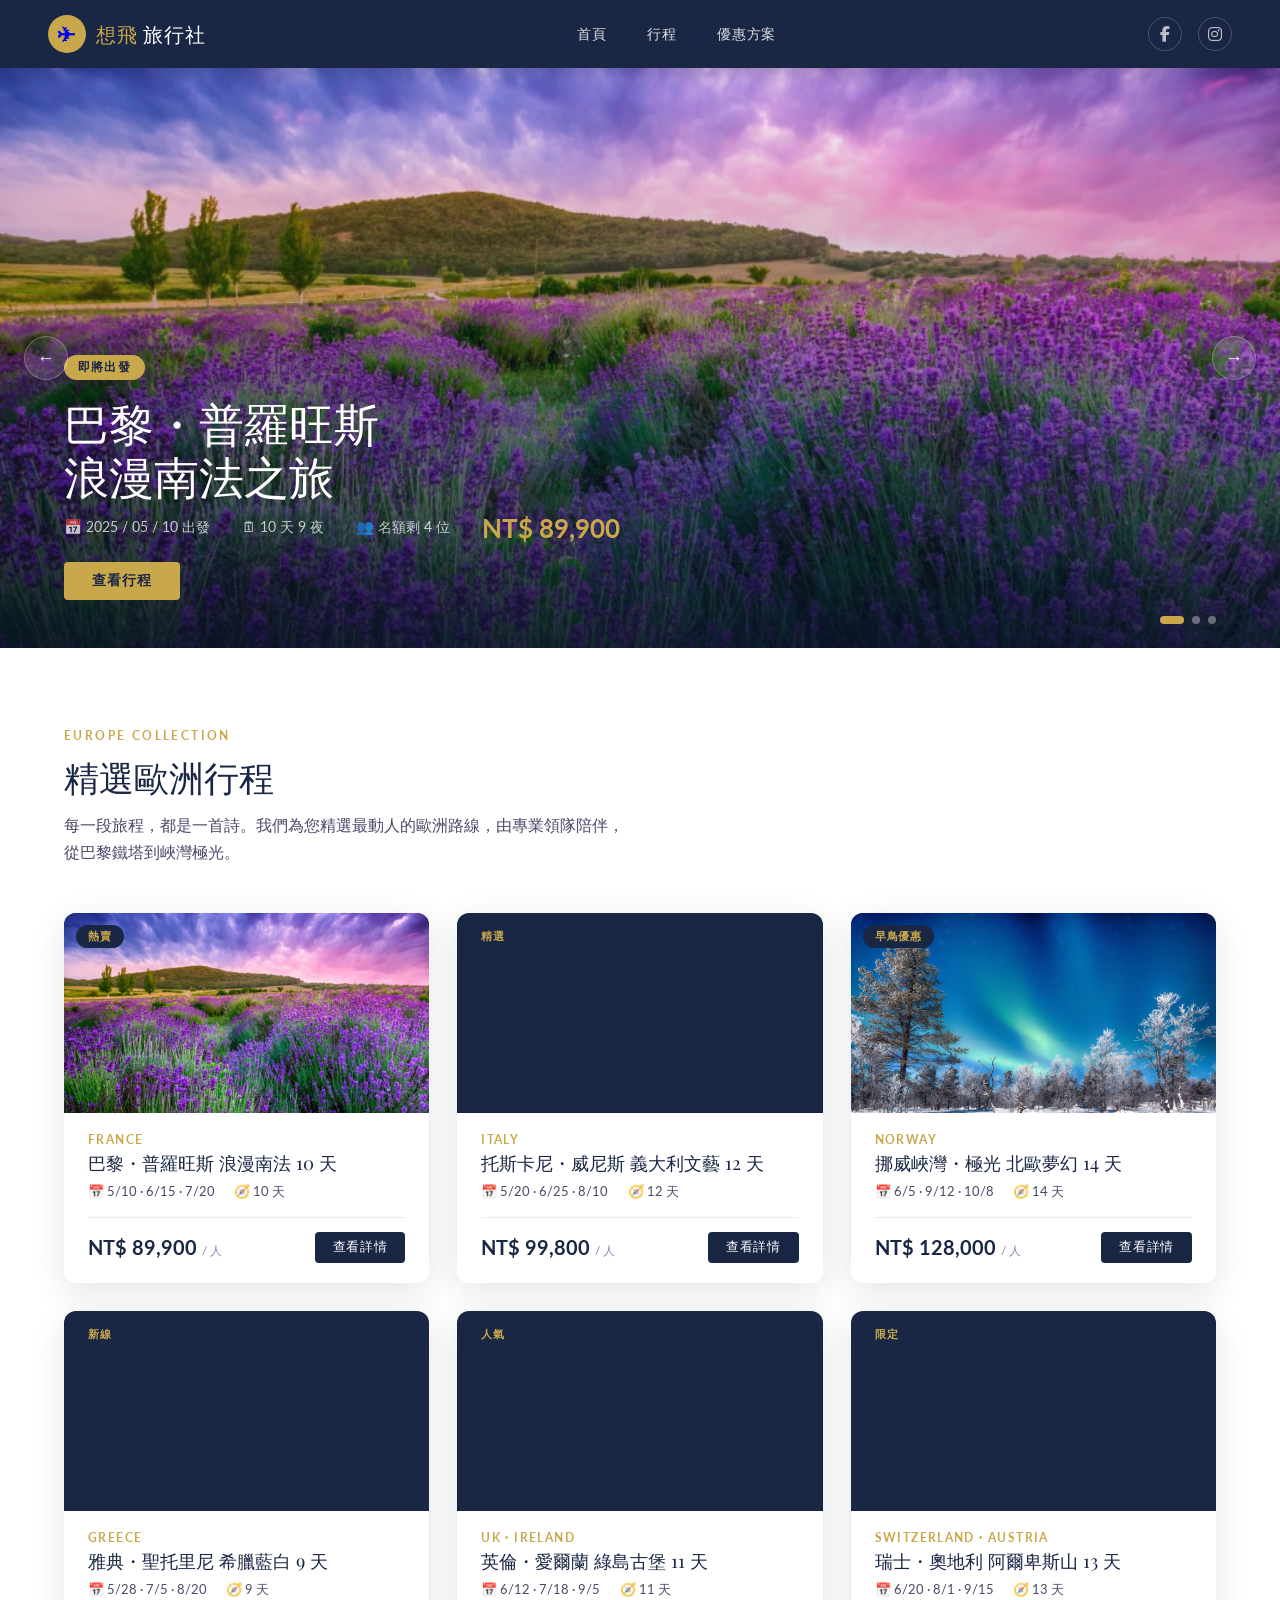
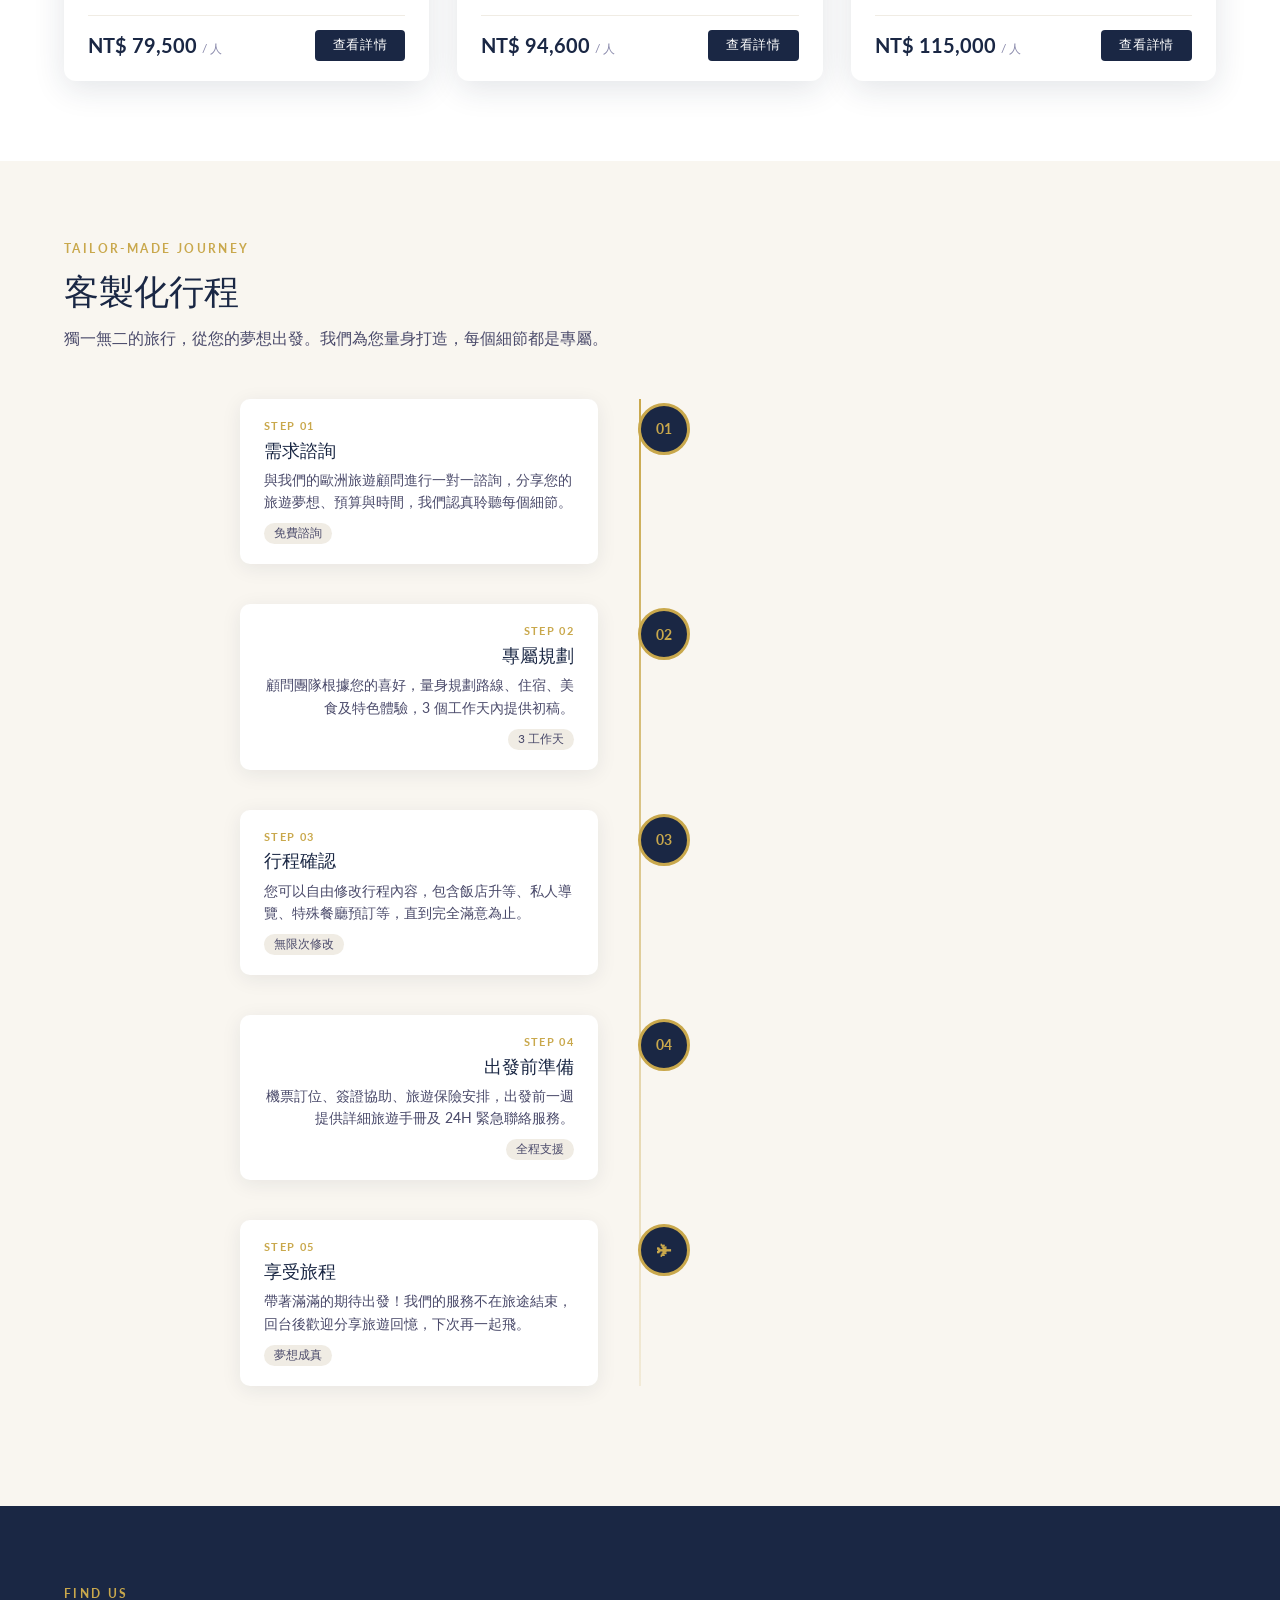
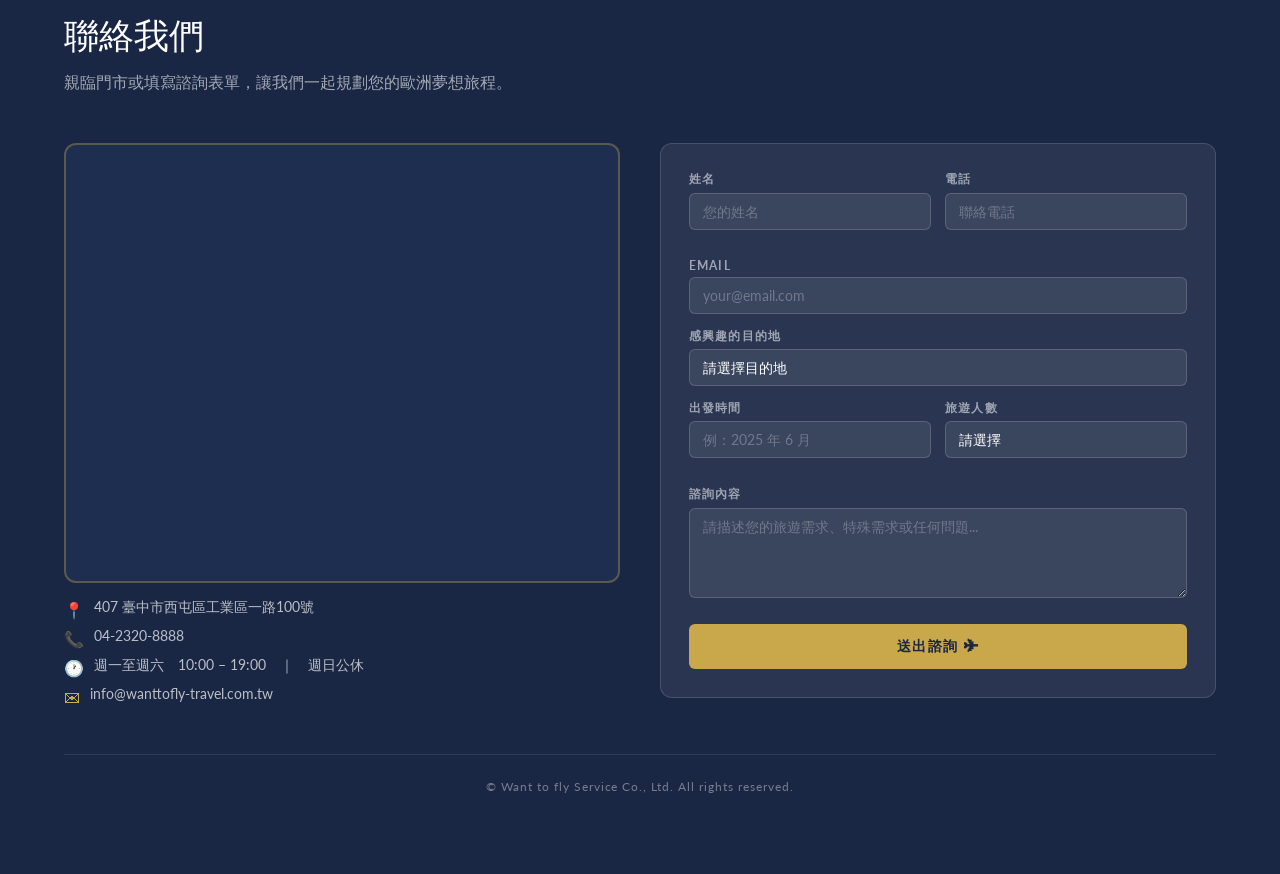
<file: index.html>
<!DOCTYPE html>
<html lang="zh-TW">
<head>
<meta charset="UTF-8">
<meta name="viewport" content="width=device-width, initial-scale=1.0">
<title>想飛旅行社 — 歐洲旅遊專家</title>
<link href="https://fonts.googleapis.com/css2?family=Playfair+Display:wght@400;700&family=Noto+Serif+TC:wght@400;600&family=Lato:wght@300;400;700&display=swap" rel="stylesheet">

<link rel="stylesheet" href="https://cdnjs.cloudflare.com/ajax/libs/font-awesome/6.5.0/css/all.min.css">

<style>
  *{margin:0;padding:0;box-sizing:border-box}
  :root{
    --navy:#1a2744;--gold:#c9a84c;--cream:#f9f6f0;--white:#ffffff;
    --text-dark:#1a1a2e;--text-mid:#4a4a6a;--text-light:#8888aa;
    --card-shadow:0 8px 32px rgba(26,39,68,0.12);
  }
  html{scroll-behavior:smooth}
  body{font-family:'Lato',sans-serif;background:var(--cream);color:var(--text-dark)}

  /* NAV */
  nav{position:sticky;top:0;z-index:100;background:var(--navy);padding:0 3rem;display:flex;align-items:center;justify-content:space-between;height:68px;box-shadow:0 2px 24px rgba(0,0,0,0.25)}
  .nav-logo{display:flex;align-items:center;gap:10px;text-decoration:none}
  .nav-logo-icon{width:38px;height:38px;background:var(--gold);border-radius:50%;display:flex;align-items:center;justify-content:center;font-size:18px}
  .nav-logo-text{font-family:'Playfair Display',serif;font-size:1.25rem;color:var(--white);letter-spacing:.04em}
  .nav-logo-text span{color:var(--gold)}
  .nav-links{display:flex;align-items:center;gap:2.5rem}
  .nav-links a{color:rgba(255,255,255,0.85);text-decoration:none;font-size:.9rem;letter-spacing:.06em;text-transform:uppercase;transition:color .2s}
  .nav-links a:hover{color:var(--gold)}
  .nav-social{display:flex;gap:1rem;align-items:center}
  .nav-social a{color:rgba(255,255,255,0.7);text-decoration:none;font-size:1rem;border:1px solid rgba(255,255,255,0.2);width:34px;height:34px;border-radius:50%;display:flex;align-items:center;justify-content:center;transition:all .2s}
  .nav-social a:hover{background:var(--gold);border-color:var(--gold);color:var(--navy)}

  /* HERO CAROUSEL */
  .carousel-section{position:relative;height:580px;overflow:hidden;background:var(--navy)}
  .carousel-track{display:flex;height:100%;transition:transform .7s cubic-bezier(.77,0,.18,1)}
  .carousel-slide{min-width:100%;height:100%;position:relative;display:flex;align-items:flex-end}
  .slide-bg{position:absolute;inset:0;background-size:cover;background-position:center}
  .slide-overlay{position:absolute;inset:0;background:linear-gradient(to top,rgba(10,18,40,0.88) 0%,rgba(10,18,40,0.2) 60%,transparent 100%)}
  .slide-content{position:relative;z-index:2;padding:3rem 4rem;width:100%}
  .slide-tag{display:inline-block;background:var(--gold);color:var(--navy);font-size:.75rem;font-weight:700;letter-spacing:.1em;text-transform:uppercase;padding:4px 14px;border-radius:20px;margin-bottom:1rem}
  .slide-title{font-family:'Playfair Display',serif;font-size:2.8rem;color:var(--white);line-height:1.2;margin-bottom:.6rem}
  .slide-meta{display:flex;align-items:center;gap:2rem;color:rgba(255,255,255,0.75);font-size:.9rem}
  .slide-meta span{display:flex;align-items:center;gap:.4rem}
  .slide-price{font-size:1.6rem;font-weight:700;color:var(--gold)}
  .slide-cta{display:inline-block;margin-top:1.2rem;background:var(--gold);color:var(--navy);font-weight:700;font-size:.85rem;letter-spacing:.08em;padding:10px 28px;border-radius:4px;text-decoration:none;text-transform:uppercase;transition:opacity .2s}
  .slide-cta:hover{opacity:.85}
  .carousel-btn{position:absolute;top:50%;transform:translateY(-50%);z-index:10;background:rgba(255,255,255,0.12);border:1px solid rgba(255,255,255,0.25);color:white;width:44px;height:44px;border-radius:50%;cursor:pointer;font-size:1.1rem;transition:background .2s;display:flex;align-items:center;justify-content:center}
  .carousel-btn:hover{background:var(--gold);color:var(--navy)}
  .carousel-prev{left:1.5rem}
  .carousel-next{right:1.5rem}
  .carousel-dots{position:absolute;bottom:1.5rem;right:4rem;display:flex;gap:.5rem;z-index:10}
  .dot{width:8px;height:8px;border-radius:50%;background:rgba(255,255,255,0.35);cursor:pointer;transition:background .3s}
  .dot.active{background:var(--gold);width:24px;border-radius:4px}

  /* SECTION COMMON */
  section{padding:5rem 4rem}
  .section-label{font-size:.75rem;font-weight:700;letter-spacing:.2em;text-transform:uppercase;color:var(--gold);margin-bottom:.6rem}
  .section-title{font-family:'Playfair Display',serif;font-size:2.2rem;color:var(--navy);margin-bottom:.5rem}
  .section-sub{color:var(--text-mid);font-size:1rem;line-height:1.7;max-width:560px;margin-bottom:3rem}

  /* TRIP CARDS */
  .trips-section{background:var(--white)}
  .cards-grid{display:grid;grid-template-columns:repeat(3,1fr);gap:1.75rem}
  .trip-card{background:var(--white);border-radius:12px;overflow:hidden;box-shadow:var(--card-shadow);cursor:pointer;transition:transform .3s,box-shadow .3s}
  .trip-card:hover{transform:translateY(-6px);box-shadow:0 16px 48px rgba(26,39,68,0.18)}
  .card-img{height:200px;background:var(--navy);position:relative;overflow:hidden}
  .card-img-bg{position:absolute;inset:0;background-size:cover;background-position:center;transition:transform .5s}
  .trip-card:hover .card-img-bg{transform:scale(1.06)}
  .card-badge{position:absolute;top:12px;left:12px;background:var(--navy);color:var(--gold);font-size:.7rem;font-weight:700;letter-spacing:.08em;padding:4px 12px;border-radius:20px;text-transform:uppercase}
  .card-body{padding:1.25rem 1.5rem}
  .card-country{font-size:.72rem;color:var(--gold);font-weight:700;letter-spacing:.12em;text-transform:uppercase;margin-bottom:.3rem}
  .card-title{font-family:'Playfair Display',serif;font-size:1.15rem;color:var(--navy);margin-bottom:.5rem;line-height:1.3}
  .card-info{display:flex;gap:1.2rem;font-size:.82rem;color:var(--text-mid);margin-bottom:1rem}
  .card-footer{display:flex;align-items:center;justify-content:space-between;border-top:1px solid #f0ece4;padding-top:.9rem}
  .card-price{font-size:1.25rem;font-weight:700;color:var(--navy)}
  .card-price small{font-size:.75rem;font-weight:400;color:var(--text-light)}
  .card-btn{background:var(--navy);color:var(--white);border:none;padding:7px 18px;border-radius:4px;font-size:.8rem;cursor:pointer;transition:background .2s;letter-spacing:.05em}
  .card-btn:hover{background:var(--gold);color:var(--navy)}

  /* MODAL */
  .modal-overlay{display:none;position:fixed;inset:0;background:rgba(10,18,40,0.72);z-index:999;align-items:center;justify-content:center}
  .modal-overlay.open{display:flex}
  .modal{background:var(--white);border-radius:16px;max-width:700px;width:92%;max-height:85vh;overflow-y:auto;position:relative}
  .modal-header{height:260px;position:relative}
  .modal-img{position:absolute;inset:0;background-size:cover;background-position:center}
  .modal-img-overlay{position:absolute;inset:0;background:linear-gradient(to top,rgba(10,18,40,.85) 0%,transparent 60%)}
  .modal-header-text{position:absolute;bottom:0;left:0;right:0;padding:1.5rem 2rem}
  .modal-country{font-size:.72rem;color:var(--gold);font-weight:700;letter-spacing:.12em;text-transform:uppercase}
  .modal-title{font-family:'Playfair Display',serif;font-size:1.8rem;color:var(--white)}
  .modal-body{padding:2rem}
  .modal-close{position:absolute;top:1rem;right:1rem;background:rgba(255,255,255,.2);border:none;color:white;width:36px;height:36px;border-radius:50%;font-size:1.2rem;cursor:pointer;z-index:10;line-height:1}
  .modal-section-title{font-family:'Playfair Display',serif;font-size:1.1rem;color:var(--navy);margin:1.25rem 0 .6rem;padding-bottom:.4rem;border-bottom:1px solid #f0ece4}
  .modal-dates{display:flex;flex-wrap:wrap;gap:.5rem;margin-bottom:.5rem}
  .modal-date-tag{background:#f0ece4;color:var(--text-mid);font-size:.8rem;padding:4px 12px;border-radius:20px}
  .modal-price-big{font-size:2rem;font-weight:700;color:var(--navy);margin:.5rem 0}
  .modal-itinerary{list-style:none}
  .modal-itinerary li{padding:.5rem 0;border-bottom:1px solid #f7f4f0;font-size:.9rem;color:var(--text-mid);display:flex;gap:.6rem}
  .modal-itinerary li:before{content:'▸';color:var(--gold)}
  .modal-book-btn{display:block;width:100%;background:var(--navy);color:var(--white);border:none;padding:14px;border-radius:6px;font-size:1rem;font-weight:700;cursor:pointer;margin-top:1.5rem;letter-spacing:.06em;text-transform:uppercase;transition:background .2s}
  .modal-book-btn:hover{background:var(--gold);color:var(--navy)}

  /* TIMELINE */
  .timeline-section{background:var(--cream)}
  .timeline{position:relative;max-width:800px;margin:0 auto}
  .timeline:before{content:'';position:absolute;left:50%;transform:translateX(-50%);top:0;bottom:0;width:2px;background:linear-gradient(to bottom,var(--gold),rgba(201,168,76,.15))}
  .timeline-item{display:flex;gap:2.5rem;margin-bottom:2.5rem;align-items:flex-start}
  .timeline-item:nth-child(even){flex-direction:row-reverse}
  .timeline-item:nth-child(even) .timeline-card{text-align:right}
  .timeline-node{flex-shrink:0;width:52px;height:52px;border-radius:50%;background:var(--navy);border:3px solid var(--gold);display:flex;align-items:center;justify-content:center;font-size:.9rem;font-weight:700;color:var(--gold);position:relative;z-index:2;margin-top:.25rem}
  .timeline-card{flex:1;background:var(--white);border-radius:10px;padding:1.25rem 1.5rem;box-shadow:0 4px 20px rgba(26,39,68,.08)}
  .timeline-day{font-size:.7rem;font-weight:700;letter-spacing:.12em;text-transform:uppercase;color:var(--gold);margin-bottom:.3rem}
  .timeline-city{font-family:'Playfair Display',serif;font-size:1.15rem;color:var(--navy);margin-bottom:.4rem}
  .timeline-desc{font-size:.87rem;color:var(--text-mid);line-height:1.6}
  .timeline-tag{display:inline-block;margin-top:.6rem;font-size:.72rem;background:#f0ece4;color:var(--text-mid);padding:3px 10px;border-radius:20px}

  /* CONTACT */
  .contact-section{background:var(--navy);padding:5rem 4rem}
  .contact-section .section-title{color:var(--white)}
  .contact-section .section-sub{color:rgba(255,255,255,.6)}
  .contact-section .section-label{color:var(--gold)}
  .contact-grid{display:grid;grid-template-columns:1fr 1fr;gap:2.5rem;align-items:start}
  .map-wrapper{border-radius:12px;overflow:hidden;border:2px solid rgba(201,168,76,.35);height:440px;background:#1e2e50}
  .map-wrapper iframe{width:100%;height:100%;display:block;border:0}
  .map-info{margin-top:1rem;display:flex;flex-direction:column;gap:.5rem}
  .map-info-row{display:flex;align-items:flex-start;gap:.6rem;color:rgba(255,255,255,.7);font-size:.85rem}
  .map-info-icon{color:var(--gold);font-size:1rem;flex-shrink:0;margin-top:.05rem}
  .contact-form{background:rgba(255,255,255,.07);border:1px solid rgba(255,255,255,.14);border-radius:12px;padding:1.75rem}
  .form-row{display:grid;grid-template-columns:1fr 1fr;gap:.9rem;margin-bottom:.9rem}
  .form-group{display:flex;flex-direction:column;gap:.35rem;margin-bottom:.9rem}
  .form-group label{font-size:.72rem;font-weight:700;letter-spacing:.1em;text-transform:uppercase;color:rgba(255,255,255,.55)}
  .form-group input,.form-group select,.form-group textarea{background:rgba(255,255,255,.08);border:1px solid rgba(255,255,255,.16);border-radius:6px;padding:9px 13px;color:var(--white);font-size:.88rem;font-family:'Lato',sans-serif;outline:none;transition:border-color .2s;width:100%}
  .form-group input::placeholder,.form-group textarea::placeholder{color:rgba(255,255,255,.28)}
  .form-group input:focus,.form-group select:focus,.form-group textarea:focus{border-color:var(--gold)}
  .form-group select{appearance:none;-webkit-appearance:none;cursor:pointer}
  .form-group select option{background:#1a2744;color:#fff}
  .form-group textarea{resize:vertical;min-height:90px}
  .form-submit{width:100%;background:var(--gold);color:var(--navy);border:none;padding:13px;border-radius:6px;font-size:.9rem;font-weight:700;letter-spacing:.1em;text-transform:uppercase;cursor:pointer;transition:opacity .2s;margin-top:.75rem}
  .form-submit:hover{opacity:.85}
  .copyright{text-align:center;color:rgba(255,255,255,0.4);font-size:.78rem;letter-spacing:.08em;margin-top:3rem;padding-top:1.5rem;border-top:1px solid rgba(255,255,255,0.1)}
</style>
</head>
<body>

<!-- 1. NAVBAR -->
<nav>
  <a href="#" class="nav-logo">
    <div class="nav-logo-icon">✈</div>
    <div class="nav-logo-text"><span>想飛</span> 旅行社</div>
  </a>
  <div class="nav-links">
    <a href="#home">首頁</a>
    <a href="#trips">行程</a>
    <a href="#custom">優惠方案</a>
  </div>
  <div class="nav-social">
  <div class="nav-social">
           <a href="https://facebook.com" target="_blank"><i class="fab fa-facebook-f"></i></a>
           <a href="https://instagram.com" target="_blank"><i class="fab fa-instagram"></i></a>
  </div>
  </div>
</nav>

<!-- 2. CAROUSEL -->
<div class="carousel-section" id="home">
  <div class="carousel-track" id="carouselTrack">
    <div class="carousel-slide">
      <div class="slide-bg" style="background-image:url('image/法國普羅旺斯.jpg')"></div>
      <div class="slide-overlay"></div>
      <div class="slide-content">
        <span class="slide-tag">即將出發</span>
        <div class="slide-title">巴黎・普羅旺斯<br>浪漫南法之旅</div>
        <div class="slide-meta">
          <span>📅 2025 / 05 / 10 出發</span>
          <span>🗓 10 天 9 夜</span>
          <span>👥 名額剩 4 位</span>
          <span class="slide-price">NT$ 89,900</span>
        </div>
        <a href="#trips" class="slide-cta">查看行程</a>
      </div>
    </div>
    <div class="carousel-slide">
      <div class="slide-bg" style="background-image:url('https://images.unsplash.com/photo-1520175480921-4edfa2983e0f?w=1400&q=80')"></div>
      <div class="slide-overlay"></div>
      <div class="slide-content">
        <span class="slide-tag">熱門推薦</span>
        <div class="slide-title">托斯卡尼・威尼斯<br>義大利文藝之旅</div>
        <div class="slide-meta">
          <span>📅 2025 / 05 / 20 出發</span>
          <span>🗓 12 天 11 夜</span>
          <span>👥 名額剩 6 位</span>
          <span class="slide-price">NT$ 99,800</span>
        </div>
        <a href="#trips" class="slide-cta">查看行程</a>
      </div>
    </div>
    <div class="carousel-slide">
      <div class="slide-bg" style="background-image:url('image/極光.jpg')"></div>
      <div class="slide-overlay"></div>
      <div class="slide-content">
        <span class="slide-tag">早鳥優惠</span>
        <div class="slide-title">北歐挪威峽灣<br>極光追尋之旅</div>
        <div class="slide-meta">
          <span>📅 2025 / 06 / 05 出發</span>
          <span>🗓 14 天 13 夜</span>
          <span>👥 名額剩 8 位</span>
          <span class="slide-price">NT$ 128,000</span>
        </div>
        <a href="#trips" class="slide-cta">查看行程</a>
      </div>
    </div>
  </div>
  <button class="carousel-btn carousel-prev" id="prevBtn">&#8592;</button>
  <button class="carousel-btn carousel-next" id="nextBtn">&#8594;</button>
  <div class="carousel-dots" id="carouselDots">
    <div class="dot active" data-i="0"></div>
    <div class="dot" data-i="1"></div>
    <div class="dot" data-i="2"></div>
  </div>
</div>

<!-- 3. TRIP CARDS -->
<section class="trips-section" id="trips">
  <div class="section-label">Europe Collection</div>
  <div class="section-title">精選歐洲行程</div>
  <div class="section-sub">每一段旅程，都是一首詩。我們為您精選最動人的歐洲路線，由專業領隊陪伴，從巴黎鐵塔到峽灣極光。</div>
  <div class="cards-grid">
    <div class="trip-card" onclick="openModal(0)">
      <div class="card-img">
        <div class="card-img-bg" style="background-image:url(image/法國普羅旺斯.jpg)"></div>
        <div class="card-badge">熱賣</div>
      </div>
      <div class="card-body">
        <div class="card-country">France</div>
        <div class="card-title">巴黎・普羅旺斯 浪漫南法 10 天</div>
        <div class="card-info"><span>📅 5/10 · 6/15 · 7/20</span><span>🧭 10 天</span></div>
        <div class="card-footer">
          <div class="card-price">NT$ 89,900 <small>/ 人</small></div>
          <button class="card-btn">查看詳情</button>
        </div>
      </div>
    </div>
    <div class="trip-card" onclick="openModal(1)">
      <div class="card-img">
        <div class="card-img-bg" style="background-image:url('https://images.unsplash.com/photo-1520175480921-4edfa2983e0f?w=1400&q=80')"></div>
        <div class="card-badge">精選</div>
      </div>
      <div class="card-body">
        <div class="card-country">Italy</div>
        <div class="card-title">托斯卡尼・威尼斯 義大利文藝 12 天</div>
        <div class="card-info"><span>📅 5/20 · 6/25 · 8/10</span><span>🧭 12 天</span></div>
        <div class="card-footer">
          <div class="card-price">NT$ 99,800 <small>/ 人</small></div>
          <button class="card-btn">查看詳情</button>
        </div>
      </div>
    </div>
    <div class="trip-card" onclick="openModal(2)">
      <div class="card-img">
        <div class="card-img-bg" style="background-image:url('image/極光.jpg')"></div>
        <div class="card-badge">早鳥優惠</div>
      </div>
      <div class="card-body">
        <div class="card-country">Norway</div>
        <div class="card-title">挪威峽灣・極光 北歐夢幻 14 天</div>
        <div class="card-info"><span>📅 6/5 · 9/12 · 10/8</span><span>🧭 14 天</span></div>
        <div class="card-footer">
          <div class="card-price">NT$ 128,000 <small>/ 人</small></div>
          <button class="card-btn">查看詳情</button>
        </div>
      </div>
    </div>
    <div class="trip-card" onclick="openModal(3)">
      <div class="card-img">
        <div class="card-img-bg" style="background-image:url('https://images.unsplash.com/photo-1527824404775-dce343118ebc?w=600&q=80')"></div>
        <div class="card-badge">新線</div>
      </div>
      <div class="card-body">
        <div class="card-country">Greece</div>
        <div class="card-title">雅典・聖托里尼 希臘藍白 9 天</div>
        <div class="card-info"><span>📅 5/28 · 7/5 · 8/20</span><span>🧭 9 天</span></div>
        <div class="card-footer">
          <div class="card-price">NT$ 79,500 <small>/ 人</small></div>
          <button class="card-btn">查看詳情</button>
        </div>
      </div>
    </div>
    <div class="trip-card" onclick="openModal(4)">
      <div class="card-img">
        <div class="card-img-bg" style="background-image:url('https://images.unsplash.com/photo-1513635269975-59663e0ac1ad?w=600&q=80')"></div>
        <div class="card-badge">人氣</div>
      </div>
      <div class="card-body">
        <div class="card-country">UK · Ireland</div>
        <div class="card-title">英倫・愛爾蘭 綠島古堡 11 天</div>
        <div class="card-info"><span>📅 6/12 · 7/18 · 9/5</span><span>🧭 11 天</span></div>
        <div class="card-footer">
          <div class="card-price">NT$ 94,600 <small>/ 人</small></div>
          <button class="card-btn">查看詳情</button>
        </div>
      </div>
    </div>
    <div class="trip-card" onclick="openModal(5)">
      <div class="card-img">
        <div class="card-img-bg" style="background-image:url('https://images.unsplash.com/photo-1467269204594-9661b134dd2b?w=600&q=80')"></div>
        <div class="card-badge">限定</div>
      </div>
      <div class="card-body">
        <div class="card-country">Switzerland · Austria</div>
        <div class="card-title">瑞士・奧地利 阿爾卑斯山 13 天</div>
        <div class="card-info"><span>📅 6/20 · 8/1 · 9/15</span><span>🧭 13 天</span></div>
        <div class="card-footer">
          <div class="card-price">NT$ 115,000 <small>/ 人</small></div>
          <button class="card-btn">查看詳情</button>
        </div>
      </div>
    </div>
  </div>
</section>

<!-- MODAL -->
<div class="modal-overlay" id="modalOverlay" onclick="closeModal(event)">
  <div class="modal" id="modalBox">
    <div class="modal-header">
      <div class="modal-img" id="modalImg"></div>
      <div class="modal-img-overlay"></div>
      <button class="modal-close" onclick="closeModal()">✕</button>
      <div class="modal-header-text">
        <div class="modal-country" id="modalCountry"></div>
        <div class="modal-title" id="modalTitle"></div>
      </div>
    </div>
    <div class="modal-body">
      <div class="modal-section-title">出團日期</div>
      <div class="modal-dates" id="modalDates"></div>
      <div class="modal-section-title">旅遊費用</div>
      <div class="modal-price-big" id="modalPrice"></div>
      <div style="font-size:.82rem;color:#888;margin-top:-.4rem">含機票・飯店・導覽・保險，不含個人消費</div>
      <div class="modal-section-title">行程亮點</div>
      <ul class="modal-itinerary" id="modalItinerary"></ul>
      <button class="modal-book-btn">立即預訂 →</button>
    </div>
  </div>
</div>

<!-- 4. TIMELINE -->
<section class="timeline-section" id="custom">
  <div class="section-label">Tailor-Made Journey</div>
  <div class="section-title">客製化行程</div>
  <div class="section-sub">獨一無二的旅行，從您的夢想出發。我們為您量身打造，每個細節都是專屬。</div>
  <div class="timeline">
    <div class="timeline-item">
      <div class="timeline-card">
        <div class="timeline-day">Step 01</div>
        <div class="timeline-city">需求諮詢</div>
        <div class="timeline-desc">與我們的歐洲旅遊顧問進行一對一諮詢，分享您的旅遊夢想、預算與時間，我們認真聆聽每個細節。</div>
        <span class="timeline-tag">免費諮詢</span>
      </div>
      <div class="timeline-node">01</div>
      <div style="flex:1"></div>
    </div>
    <div class="timeline-item">
      <div style="flex:1"></div>
      <div class="timeline-node">02</div>
      <div class="timeline-card">
        <div class="timeline-day">Step 02</div>
        <div class="timeline-city">專屬規劃</div>
        <div class="timeline-desc">顧問團隊根據您的喜好，量身規劃路線、住宿、美食及特色體驗，3 個工作天內提供初稿。</div>
        <span class="timeline-tag">3 工作天</span>
      </div>
    </div>
    <div class="timeline-item">
      <div class="timeline-card">
        <div class="timeline-day">Step 03</div>
        <div class="timeline-city">行程確認</div>
        <div class="timeline-desc">您可以自由修改行程內容，包含飯店升等、私人導覽、特殊餐廳預訂等，直到完全滿意為止。</div>
        <span class="timeline-tag">無限次修改</span>
      </div>
      <div class="timeline-node">03</div>
      <div style="flex:1"></div>
    </div>
    <div class="timeline-item">
      <div style="flex:1"></div>
      <div class="timeline-node">04</div>
      <div class="timeline-card">
        <div class="timeline-day">Step 04</div>
        <div class="timeline-city">出發前準備</div>
        <div class="timeline-desc">機票訂位、簽證協助、旅遊保險安排，出發前一週提供詳細旅遊手冊及 24H 緊急聯絡服務。</div>
        <span class="timeline-tag">全程支援</span>
      </div>
    </div>
    <div class="timeline-item">
      <div class="timeline-card">
        <div class="timeline-day">Step 05</div>
        <div class="timeline-city">享受旅程</div>
        <div class="timeline-desc">帶著滿滿的期待出發！我們的服務不在旅途結束，回台後歡迎分享旅遊回憶，下次再一起飛。</div>
        <span class="timeline-tag">夢想成真</span>
      </div>
      <div class="timeline-node">✈</div>
      <div style="flex:1"></div>
    </div>
  </div>
</section>

<!-- 5. CONTACT -->
<section class="contact-section" id="contact">
  <div class="section-label">Find Us</div>
  <div class="section-title">聯絡我們</div>
  <div class="section-sub">親臨門市或填寫諮詢表單，讓我們一起規劃您的歐洲夢想旅程。</div>
  <div class="contact-grid">
    <!-- 左：地圖 -->
    <div>
      <div class="map-wrapper">
        <iframe
          src="https://www.google.com/maps/embed?pb=!1m18!1m12!1m3!1d14560.365550356555!2d120.60847195!3d24.16852755!2m3!1f0!2f0!3f0!3m2!1i1024!2i768!4f13.1!3m3!1m2!1s0x34693e048d342aa9%3A0x2b6f18a6783fa3b!2z5Yue5YuV6YOo5Yue5YuV5Yqb55m85bGV572y5Lit5b2w5oqV5YiG572y77yI6Ie65Lit6IG36KiT5bGA77yJ!5e0!3m2!1szh-TW!2stw!4v1776645954877!5m2!1szh-TW!2stw"
          width="100%" height="100%"
          style="border:0;"
          allowfullscreen loading="lazy"
          referrerpolicy="no-referrer-when-downgrade">
        </iframe>
      </div>
      <div class="map-info">
        <div class="map-info-row"><span class="map-info-icon">📍</span><span>407 臺中市西屯區工業區一路100號</span></div>
        <div class="map-info-row"><span class="map-info-icon">📞</span><span>04-2320-8888</span></div>
        <div class="map-info-row"><span class="map-info-icon">🕐</span><span>週一至週六　10:00 – 19:00　｜　週日公休</span></div>
        <div class="map-info-row"><span class="map-info-icon">✉</span><span>info@wanttofly-travel.com.tw</span></div>
      </div>
    </div>
    <!-- 右：諮詢表單 -->
    <div class="contact-form">
      <div class="form-row">
        <div class="form-group">
          <label>姓名</label>
          <input type="text" placeholder="您的姓名">
        </div>
        <div class="form-group">
          <label>電話</label>
          <input type="tel" placeholder="聯絡電話">
        </div>
      </div>
      <div class="form-group">
        <label>Email</label>
        <input type="email" placeholder="your@email.com">
      </div>
      <div class="form-group">
        <label>感興趣的目的地</label>
        <select>
          <option value="">請選擇目的地</option>
          <option>法國・巴黎 / 普羅旺斯</option>
          <option>義大利・托斯卡尼 / 威尼斯</option>
          <option>北歐・挪威峽灣 / 極光</option>
          <option>希臘・雅典 / 聖托里尼</option>
          <option>英倫・愛爾蘭</option>
          <option>瑞士・奧地利</option>
          <option>客製化行程</option>
        </select>
      </div>
      <div class="form-row">
        <div class="form-group">
          <label>出發時間</label>
          <input type="text" placeholder="例：2025 年 6 月">
        </div>
        <div class="form-group">
          <label>旅遊人數</label>
          <select>
            <option value="">請選擇</option>
            <option>1 人</option>
            <option>2 人</option>
            <option>3–5 人</option>
            <option>6 人以上</option>
          </select>
        </div>
      </div>
      <div class="form-group">
        <label>諮詢內容</label>
        <textarea placeholder="請描述您的旅遊需求、特殊需求或任何問題..."></textarea>
      </div>
      <button class="form-submit">送出諮詢 ✈</button>
    </div>
  </div>
  <div class="copyright">© Want to fly Service Co., Ltd. All rights reserved.</div>
</section>

<script>
const trips = [
  {country:"France",title:"巴黎・普羅旺斯 浪漫南法之旅",img:"https://images.unsplash.com/photo-1499856871958-5b9357976b82?w=800&q=80",dates:["2025/05/10","2025/06/15","2025/07/20"],price:"NT$ 89,900",items:["巴黎鐵塔夜景觀賞","羅浮宮半日私人導覽","普羅旺斯薰衣草田漫步","尼斯舊城區&藍色海岸","艾克斯昂普羅旺斯市場體驗","搭乘 TGV 高鐵穿越法國","精品米其林餐廳晚宴"]},
  {country:"Italy",title:"托斯卡尼・威尼斯 文藝義大利",img:"https://images.unsplash.com/photo-1520175480921-4edfa2983e0f?w=800&q=80",dates:["2025/05/20","2025/06/25","2025/08/10"],price:"NT$ 99,800",items:["羅馬鬥獸場&古羅馬廣場","梵蒂岡博物館西斯廷教堂","佛羅倫斯烏菲茲美術館","托斯卡尼葡萄酒莊體驗","威尼斯貢多拉船遊大運河","威尼斯玻璃工藝工坊參觀","米蘭精品大道購物行程"]},
  {country:"Norway",title:"挪威峽灣・極光 北歐夢幻之旅",img:"https://images.unsplash.com/photo-1558618666-fcd25c85cd64?w=800&q=80",dates:["2025/06/05","2025/09/12","2025/10/08"],price:"NT$ 128,000",items:["索涅峽灣遊輪巡遊","卑爾根魚市場早晨漫步","弗拉姆山岳火車穿越峽谷","特羅姆瑟極光觀測之夜","薩米文化體驗與馴鹿近距離接觸","史塔萬格的彩色木屋","峽灣健行至布道石展望台"]},
  {country:"Greece",title:"雅典・聖托里尼 藍白希臘之旅",img:"https://images.unsplash.com/photo-1527824404775-dce343118ebc?w=800&q=80",dates:["2025/05/28","2025/07/05","2025/08/20"],price:"NT$ 79,500",items:["雅典衛城&帕特農神廟","德爾菲古蹟遺址探訪","邁科諾斯島風車漫步","聖托里尼伊亞日落美景","藍頂教堂拍照最佳景點","愛琴海帆船遊覽","傳統地中海美食體驗"]},
  {country:"UK · Ireland",title:"英倫・愛爾蘭 綠島古堡之旅",img:"https://images.unsplash.com/photo-1513635269975-59663e0ac1ad?w=800&q=80",dates:["2025/06/12","2025/07/18","2025/09/05"],price:"NT$ 94,600",items:["倫敦白金漢宮衛兵交接","大英博物館半日導覽","哈利波特片場及環球影城","科茲窩鄉村小鎮漫步","都柏林健力士工廠體驗","莫赫懸崖壯觀大西洋海岸","愛爾蘭傳統音樂酒吧之夜"]},
  {country:"Switzerland · Austria",title:"瑞士・奧地利 阿爾卑斯之旅",img:"https://images.unsplash.com/photo-1467269204594-9661b134dd2b?w=800&q=80",dates:["2025/06/20","2025/08/01","2025/09/15"],price:"NT$ 115,000",items:["少女峰登頂歐洲屋脊","茵特拉肯刺激戶外活動","琉森木橋&獅子紀念碑","蒙特勒城堡&日內瓦湖","維也納歌劇院古典音樂會","霍夫堡宮殿帝國宮廷之旅","薩爾斯堡莫札特故居探訪"]}
];

// ✅ 修正：用 slides 數量，不用 trips.length
let cur = 0;
const track = document.getElementById('carouselTrack');
const slides = document.querySelectorAll('.carousel-slide');
const totalSlides = slides.length;
const dots = document.querySelectorAll('.dot');

function goTo(i) {
  cur = (i + totalSlides) % totalSlides;
  track.style.transform = `translateX(-${cur * 100}%)`;
  dots.forEach((d, j) => d.classList.toggle('active', j === cur));
}

document.getElementById('prevBtn').onclick = () => goTo(cur - 1);
document.getElementById('nextBtn').onclick = () => goTo(cur + 1);
dots.forEach(d => d.addEventListener('click', () => goTo(+d.dataset.i)));
setInterval(() => goTo(cur + 1), 5000);

function openModal(i) {
  const t = trips[i];
  document.getElementById('modalImg').style.backgroundImage = `url('${t.img}')`;
  document.getElementById('modalCountry').textContent = t.country;
  document.getElementById('modalTitle').textContent = t.title;
  document.getElementById('modalPrice').textContent = t.price;
  document.getElementById('modalDates').innerHTML = t.dates.map(d => `<span class="modal-date-tag">${d}</span>`).join('');
  document.getElementById('modalItinerary').innerHTML = t.items.map(x => `<li>${x}</li>`).join('');
  document.getElementById('modalOverlay').classList.add('open');
  document.body.style.overflow = 'hidden';
}

function closeModal(e) {
  if (!e || e.target === document.getElementById('modalOverlay')) {
    document.getElementById('modalOverlay').classList.remove('open');
    document.body.style.overflow = '';
  }
}
</script>
</body>
</html>
</file>
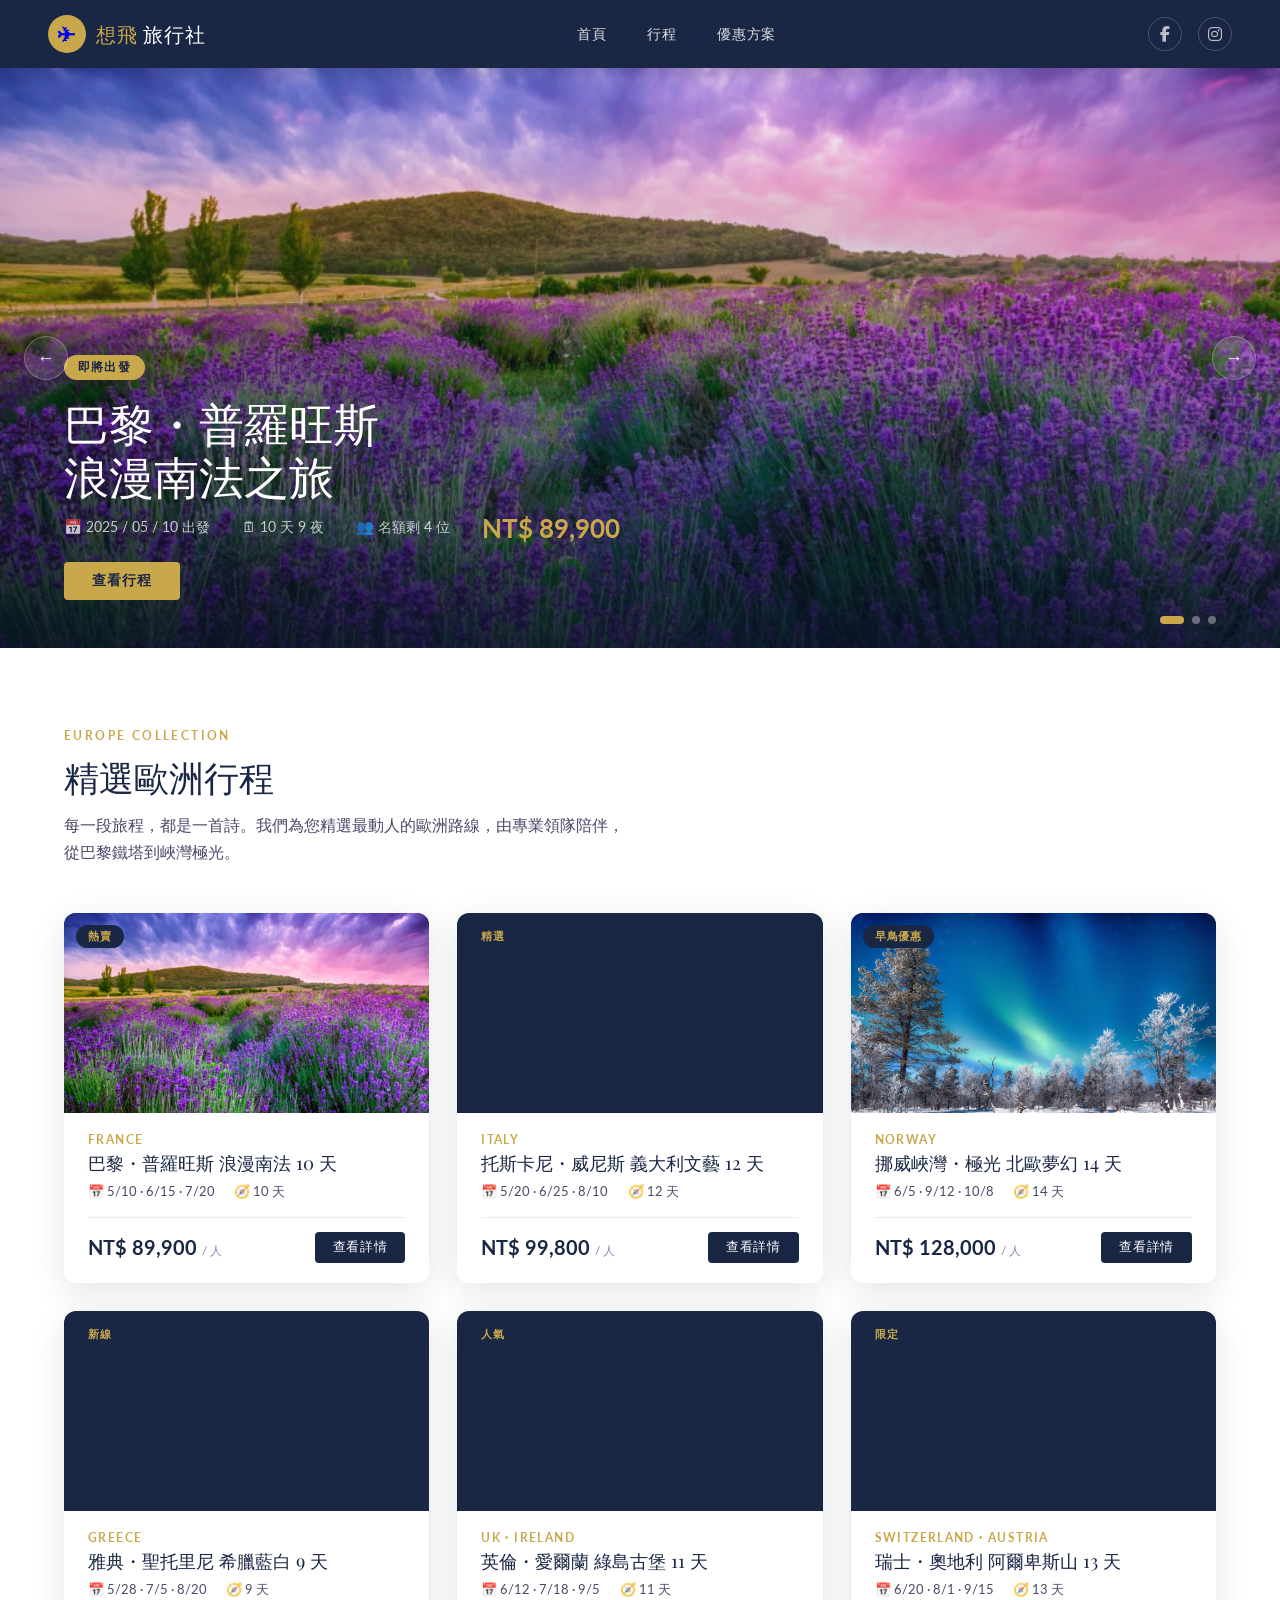
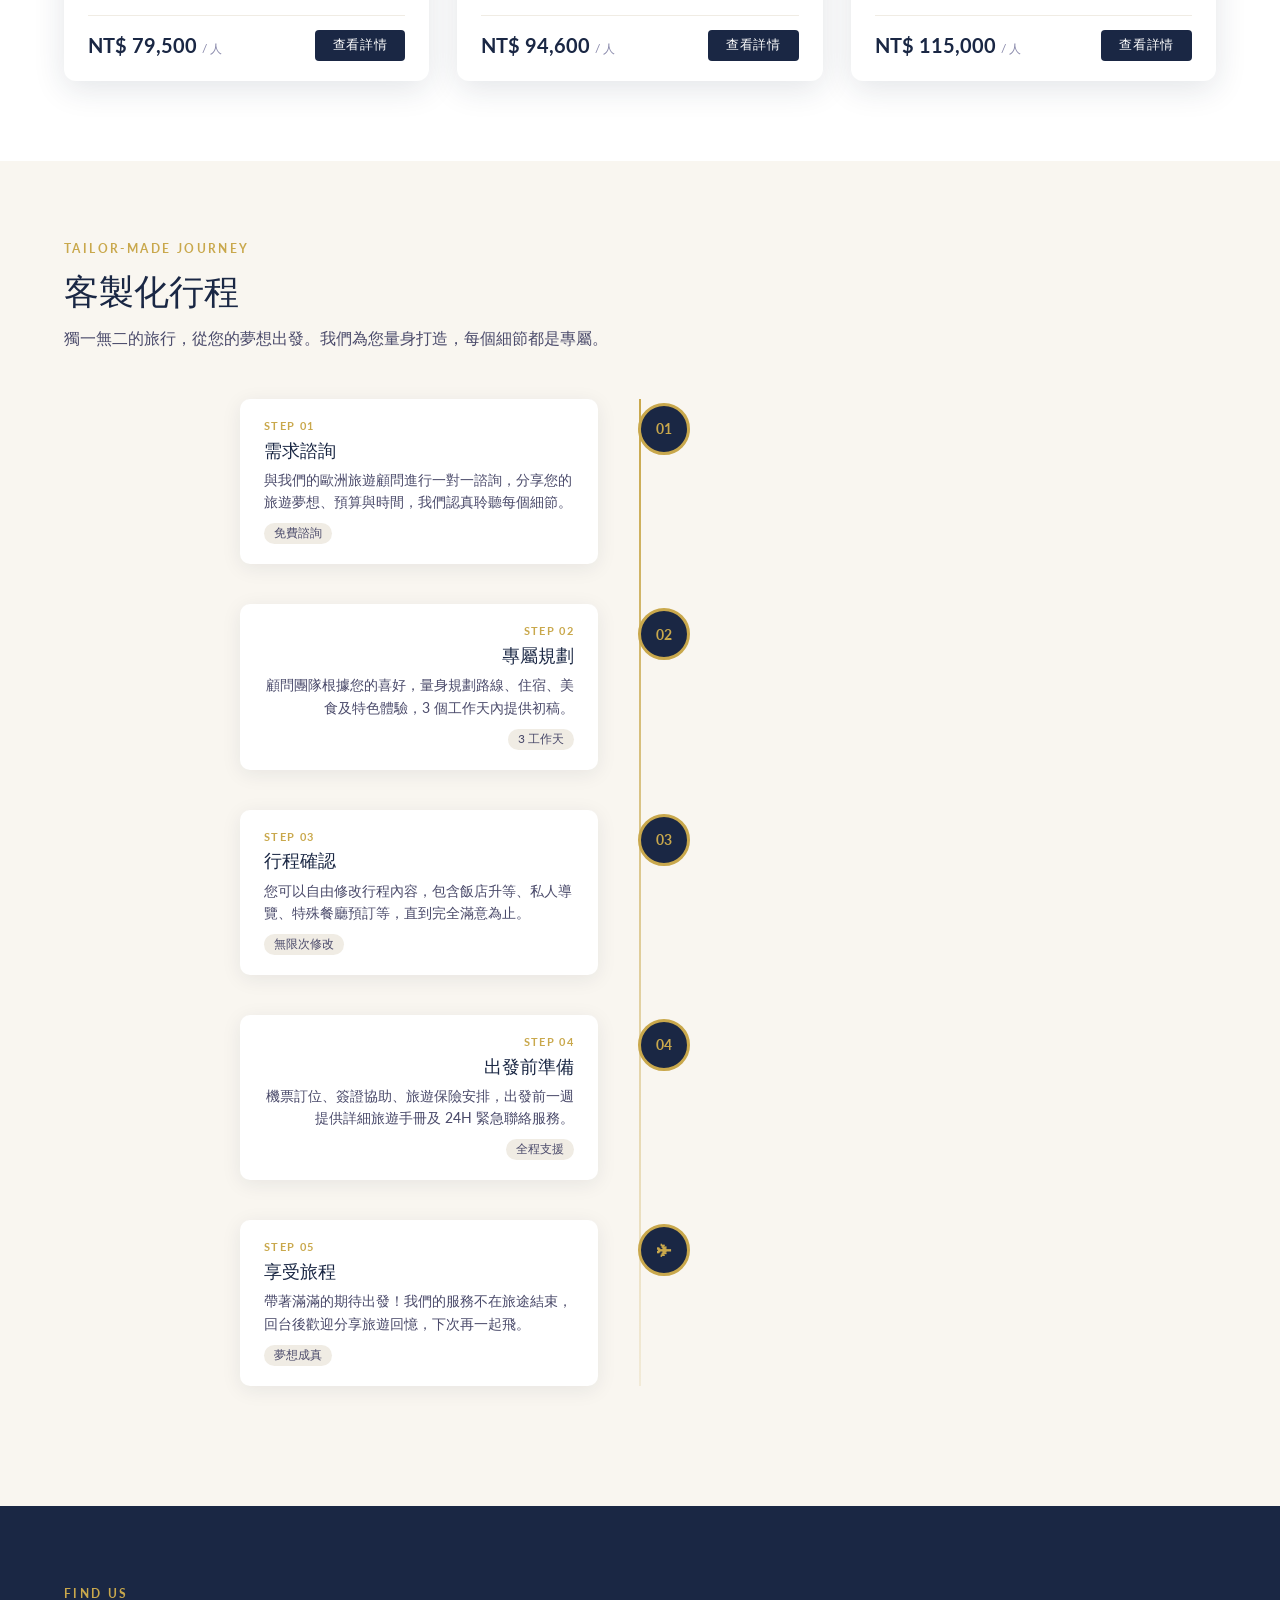
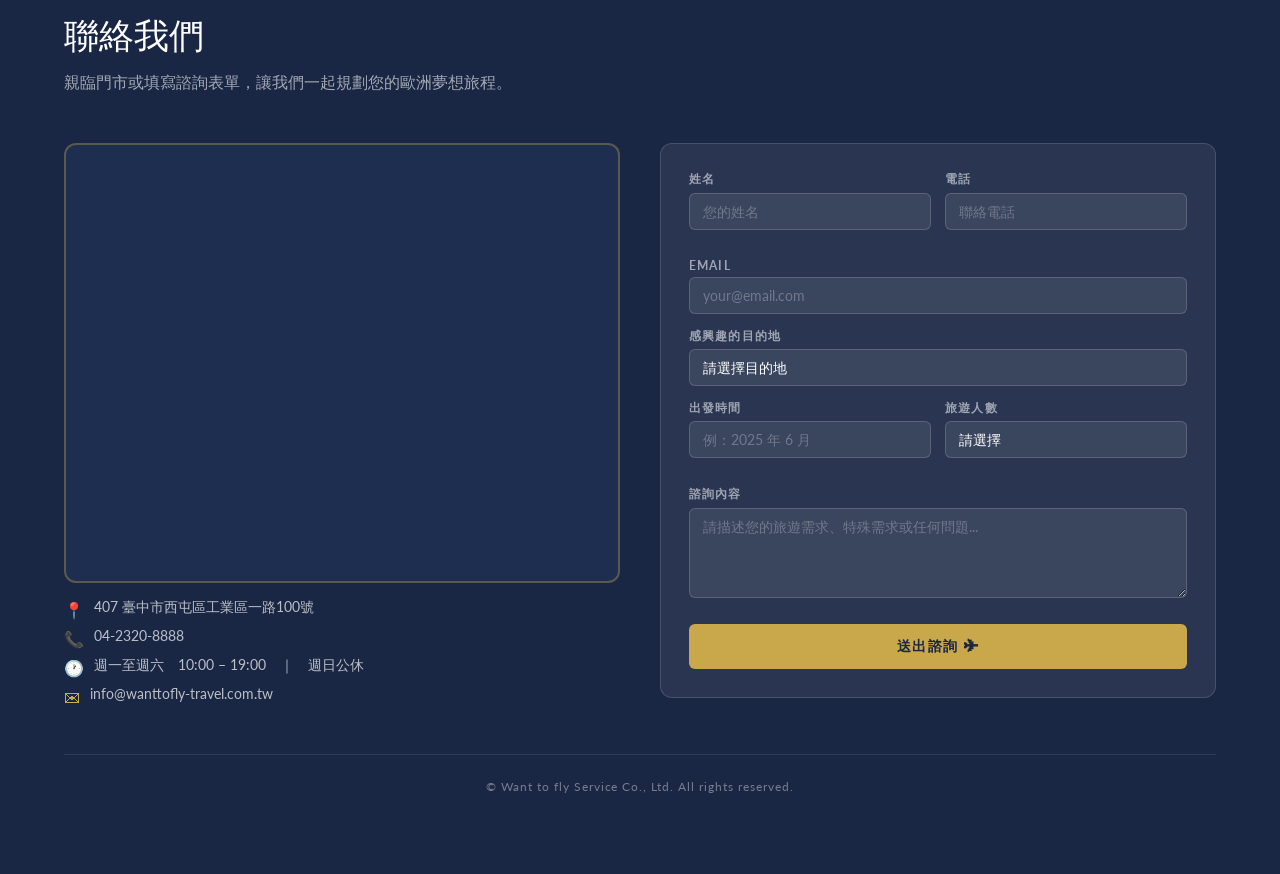
<file: 20260409-SPA_final .html>
<!DOCTYPE html>
<html lang="zh-TW">
<head>
<meta charset="UTF-8">
<meta name="viewport" content="width=device-width, initial-scale=1.0">
<title>想飛旅行社 — 歐洲旅遊專家</title>
<link href="https://fonts.googleapis.com/css2?family=Playfair+Display:wght@400;700&family=Noto+Serif+TC:wght@400;600&family=Lato:wght@300;400;700&display=swap" rel="stylesheet">

<link rel="stylesheet" href="https://cdnjs.cloudflare.com/ajax/libs/font-awesome/6.5.0/css/all.min.css">

<style>
  *{margin:0;padding:0;box-sizing:border-box}
  :root{
    --navy:#1a2744;--gold:#c9a84c;--cream:#f9f6f0;--white:#ffffff;
    --text-dark:#1a1a2e;--text-mid:#4a4a6a;--text-light:#8888aa;
    --card-shadow:0 8px 32px rgba(26,39,68,0.12);
  }
  html{scroll-behavior:smooth}
  body{font-family:'Lato',sans-serif;background:var(--cream);color:var(--text-dark)}

  /* NAV */
  nav{position:sticky;top:0;z-index:100;background:var(--navy);padding:0 3rem;display:flex;align-items:center;justify-content:space-between;height:68px;box-shadow:0 2px 24px rgba(0,0,0,0.25)}
  .nav-logo{display:flex;align-items:center;gap:10px;text-decoration:none}
  .nav-logo-icon{width:38px;height:38px;background:var(--gold);border-radius:50%;display:flex;align-items:center;justify-content:center;font-size:18px}
  .nav-logo-text{font-family:'Playfair Display',serif;font-size:1.25rem;color:var(--white);letter-spacing:.04em}
  .nav-logo-text span{color:var(--gold)}
  .nav-links{display:flex;align-items:center;gap:2.5rem}
  .nav-links a{color:rgba(255,255,255,0.85);text-decoration:none;font-size:.9rem;letter-spacing:.06em;text-transform:uppercase;transition:color .2s}
  .nav-links a:hover{color:var(--gold)}
  .nav-social{display:flex;gap:1rem;align-items:center}
  .nav-social a{color:rgba(255,255,255,0.7);text-decoration:none;font-size:1rem;border:1px solid rgba(255,255,255,0.2);width:34px;height:34px;border-radius:50%;display:flex;align-items:center;justify-content:center;transition:all .2s}
  .nav-social a:hover{background:var(--gold);border-color:var(--gold);color:var(--navy)}

  /* HERO CAROUSEL */
  .carousel-section{position:relative;height:580px;overflow:hidden;background:var(--navy)}
  .carousel-track{display:flex;height:100%;transition:transform .7s cubic-bezier(.77,0,.18,1)}
  .carousel-slide{min-width:100%;height:100%;position:relative;display:flex;align-items:flex-end}
  .slide-bg{position:absolute;inset:0;background-size:cover;background-position:center}
  .slide-overlay{position:absolute;inset:0;background:linear-gradient(to top,rgba(10,18,40,0.88) 0%,rgba(10,18,40,0.2) 60%,transparent 100%)}
  .slide-content{position:relative;z-index:2;padding:3rem 4rem;width:100%}
  .slide-tag{display:inline-block;background:var(--gold);color:var(--navy);font-size:.75rem;font-weight:700;letter-spacing:.1em;text-transform:uppercase;padding:4px 14px;border-radius:20px;margin-bottom:1rem}
  .slide-title{font-family:'Playfair Display',serif;font-size:2.8rem;color:var(--white);line-height:1.2;margin-bottom:.6rem}
  .slide-meta{display:flex;align-items:center;gap:2rem;color:rgba(255,255,255,0.75);font-size:.9rem}
  .slide-meta span{display:flex;align-items:center;gap:.4rem}
  .slide-price{font-size:1.6rem;font-weight:700;color:var(--gold)}
  .slide-cta{display:inline-block;margin-top:1.2rem;background:var(--gold);color:var(--navy);font-weight:700;font-size:.85rem;letter-spacing:.08em;padding:10px 28px;border-radius:4px;text-decoration:none;text-transform:uppercase;transition:opacity .2s}
  .slide-cta:hover{opacity:.85}
  .carousel-btn{position:absolute;top:50%;transform:translateY(-50%);z-index:10;background:rgba(255,255,255,0.12);border:1px solid rgba(255,255,255,0.25);color:white;width:44px;height:44px;border-radius:50%;cursor:pointer;font-size:1.1rem;transition:background .2s;display:flex;align-items:center;justify-content:center}
  .carousel-btn:hover{background:var(--gold);color:var(--navy)}
  .carousel-prev{left:1.5rem}
  .carousel-next{right:1.5rem}
  .carousel-dots{position:absolute;bottom:1.5rem;right:4rem;display:flex;gap:.5rem;z-index:10}
  .dot{width:8px;height:8px;border-radius:50%;background:rgba(255,255,255,0.35);cursor:pointer;transition:background .3s}
  .dot.active{background:var(--gold);width:24px;border-radius:4px}

  /* SECTION COMMON */
  section{padding:5rem 4rem}
  .section-label{font-size:.75rem;font-weight:700;letter-spacing:.2em;text-transform:uppercase;color:var(--gold);margin-bottom:.6rem}
  .section-title{font-family:'Playfair Display',serif;font-size:2.2rem;color:var(--navy);margin-bottom:.5rem}
  .section-sub{color:var(--text-mid);font-size:1rem;line-height:1.7;max-width:560px;margin-bottom:3rem}

  /* TRIP CARDS */
  .trips-section{background:var(--white)}
  .cards-grid{display:grid;grid-template-columns:repeat(3,1fr);gap:1.75rem}
  .trip-card{background:var(--white);border-radius:12px;overflow:hidden;box-shadow:var(--card-shadow);cursor:pointer;transition:transform .3s,box-shadow .3s}
  .trip-card:hover{transform:translateY(-6px);box-shadow:0 16px 48px rgba(26,39,68,0.18)}
  .card-img{height:200px;background:var(--navy);position:relative;overflow:hidden}
  .card-img-bg{position:absolute;inset:0;background-size:cover;background-position:center;transition:transform .5s}
  .trip-card:hover .card-img-bg{transform:scale(1.06)}
  .card-badge{position:absolute;top:12px;left:12px;background:var(--navy);color:var(--gold);font-size:.7rem;font-weight:700;letter-spacing:.08em;padding:4px 12px;border-radius:20px;text-transform:uppercase}
  .card-body{padding:1.25rem 1.5rem}
  .card-country{font-size:.72rem;color:var(--gold);font-weight:700;letter-spacing:.12em;text-transform:uppercase;margin-bottom:.3rem}
  .card-title{font-family:'Playfair Display',serif;font-size:1.15rem;color:var(--navy);margin-bottom:.5rem;line-height:1.3}
  .card-info{display:flex;gap:1.2rem;font-size:.82rem;color:var(--text-mid);margin-bottom:1rem}
  .card-footer{display:flex;align-items:center;justify-content:space-between;border-top:1px solid #f0ece4;padding-top:.9rem}
  .card-price{font-size:1.25rem;font-weight:700;color:var(--navy)}
  .card-price small{font-size:.75rem;font-weight:400;color:var(--text-light)}
  .card-btn{background:var(--navy);color:var(--white);border:none;padding:7px 18px;border-radius:4px;font-size:.8rem;cursor:pointer;transition:background .2s;letter-spacing:.05em}
  .card-btn:hover{background:var(--gold);color:var(--navy)}

  /* MODAL */
  .modal-overlay{display:none;position:fixed;inset:0;background:rgba(10,18,40,0.72);z-index:999;align-items:center;justify-content:center}
  .modal-overlay.open{display:flex}
  .modal{background:var(--white);border-radius:16px;max-width:700px;width:92%;max-height:85vh;overflow-y:auto;position:relative}
  .modal-header{height:260px;position:relative}
  .modal-img{position:absolute;inset:0;background-size:cover;background-position:center}
  .modal-img-overlay{position:absolute;inset:0;background:linear-gradient(to top,rgba(10,18,40,.85) 0%,transparent 60%)}
  .modal-header-text{position:absolute;bottom:0;left:0;right:0;padding:1.5rem 2rem}
  .modal-country{font-size:.72rem;color:var(--gold);font-weight:700;letter-spacing:.12em;text-transform:uppercase}
  .modal-title{font-family:'Playfair Display',serif;font-size:1.8rem;color:var(--white)}
  .modal-body{padding:2rem}
  .modal-close{position:absolute;top:1rem;right:1rem;background:rgba(255,255,255,.2);border:none;color:white;width:36px;height:36px;border-radius:50%;font-size:1.2rem;cursor:pointer;z-index:10;line-height:1}
  .modal-section-title{font-family:'Playfair Display',serif;font-size:1.1rem;color:var(--navy);margin:1.25rem 0 .6rem;padding-bottom:.4rem;border-bottom:1px solid #f0ece4}
  .modal-dates{display:flex;flex-wrap:wrap;gap:.5rem;margin-bottom:.5rem}
  .modal-date-tag{background:#f0ece4;color:var(--text-mid);font-size:.8rem;padding:4px 12px;border-radius:20px}
  .modal-price-big{font-size:2rem;font-weight:700;color:var(--navy);margin:.5rem 0}
  .modal-itinerary{list-style:none}
  .modal-itinerary li{padding:.5rem 0;border-bottom:1px solid #f7f4f0;font-size:.9rem;color:var(--text-mid);display:flex;gap:.6rem}
  .modal-itinerary li:before{content:'▸';color:var(--gold)}
  .modal-book-btn{display:block;width:100%;background:var(--navy);color:var(--white);border:none;padding:14px;border-radius:6px;font-size:1rem;font-weight:700;cursor:pointer;margin-top:1.5rem;letter-spacing:.06em;text-transform:uppercase;transition:background .2s}
  .modal-book-btn:hover{background:var(--gold);color:var(--navy)}

  /* TIMELINE */
  .timeline-section{background:var(--cream)}
  .timeline{position:relative;max-width:800px;margin:0 auto}
  .timeline:before{content:'';position:absolute;left:50%;transform:translateX(-50%);top:0;bottom:0;width:2px;background:linear-gradient(to bottom,var(--gold),rgba(201,168,76,.15))}
  .timeline-item{display:flex;gap:2.5rem;margin-bottom:2.5rem;align-items:flex-start}
  .timeline-item:nth-child(even){flex-direction:row-reverse}
  .timeline-item:nth-child(even) .timeline-card{text-align:right}
  .timeline-node{flex-shrink:0;width:52px;height:52px;border-radius:50%;background:var(--navy);border:3px solid var(--gold);display:flex;align-items:center;justify-content:center;font-size:.9rem;font-weight:700;color:var(--gold);position:relative;z-index:2;margin-top:.25rem}
  .timeline-card{flex:1;background:var(--white);border-radius:10px;padding:1.25rem 1.5rem;box-shadow:0 4px 20px rgba(26,39,68,.08)}
  .timeline-day{font-size:.7rem;font-weight:700;letter-spacing:.12em;text-transform:uppercase;color:var(--gold);margin-bottom:.3rem}
  .timeline-city{font-family:'Playfair Display',serif;font-size:1.15rem;color:var(--navy);margin-bottom:.4rem}
  .timeline-desc{font-size:.87rem;color:var(--text-mid);line-height:1.6}
  .timeline-tag{display:inline-block;margin-top:.6rem;font-size:.72rem;background:#f0ece4;color:var(--text-mid);padding:3px 10px;border-radius:20px}

  /* CONTACT */
  .contact-section{background:var(--navy);padding:5rem 4rem}
  .contact-section .section-title{color:var(--white)}
  .contact-section .section-sub{color:rgba(255,255,255,.6)}
  .contact-section .section-label{color:var(--gold)}
  .contact-grid{display:grid;grid-template-columns:1fr 1fr;gap:2.5rem;align-items:start}
  .map-wrapper{border-radius:12px;overflow:hidden;border:2px solid rgba(201,168,76,.35);height:440px;background:#1e2e50}
  .map-wrapper iframe{width:100%;height:100%;display:block;border:0}
  .map-info{margin-top:1rem;display:flex;flex-direction:column;gap:.5rem}
  .map-info-row{display:flex;align-items:flex-start;gap:.6rem;color:rgba(255,255,255,.7);font-size:.85rem}
  .map-info-icon{color:var(--gold);font-size:1rem;flex-shrink:0;margin-top:.05rem}
  .contact-form{background:rgba(255,255,255,.07);border:1px solid rgba(255,255,255,.14);border-radius:12px;padding:1.75rem}
  .form-row{display:grid;grid-template-columns:1fr 1fr;gap:.9rem;margin-bottom:.9rem}
  .form-group{display:flex;flex-direction:column;gap:.35rem;margin-bottom:.9rem}
  .form-group label{font-size:.72rem;font-weight:700;letter-spacing:.1em;text-transform:uppercase;color:rgba(255,255,255,.55)}
  .form-group input,.form-group select,.form-group textarea{background:rgba(255,255,255,.08);border:1px solid rgba(255,255,255,.16);border-radius:6px;padding:9px 13px;color:var(--white);font-size:.88rem;font-family:'Lato',sans-serif;outline:none;transition:border-color .2s;width:100%}
  .form-group input::placeholder,.form-group textarea::placeholder{color:rgba(255,255,255,.28)}
  .form-group input:focus,.form-group select:focus,.form-group textarea:focus{border-color:var(--gold)}
  .form-group select{appearance:none;-webkit-appearance:none;cursor:pointer}
  .form-group select option{background:#1a2744;color:#fff}
  .form-group textarea{resize:vertical;min-height:90px}
  .form-submit{width:100%;background:var(--gold);color:var(--navy);border:none;padding:13px;border-radius:6px;font-size:.9rem;font-weight:700;letter-spacing:.1em;text-transform:uppercase;cursor:pointer;transition:opacity .2s;margin-top:.75rem}
  .form-submit:hover{opacity:.85}
  .copyright{text-align:center;color:rgba(255,255,255,0.4);font-size:.78rem;letter-spacing:.08em;margin-top:3rem;padding-top:1.5rem;border-top:1px solid rgba(255,255,255,0.1)}
</style>
</head>
<body>

<!-- 1. NAVBAR -->
<nav>
  <a href="#" class="nav-logo">
    <div class="nav-logo-icon">✈</div>
    <div class="nav-logo-text"><span>想飛</span> 旅行社</div>
  </a>
  <div class="nav-links">
    <a href="#home">首頁</a>
    <a href="#trips">行程</a>
    <a href="#custom">優惠方案</a>
  </div>
  <div class="nav-social">
  <div class="nav-social">
           <a href="https://facebook.com" target="_blank"><i class="fab fa-facebook-f"></i></a>
           <a href="https://instagram.com" target="_blank"><i class="fab fa-instagram"></i></a>
  </div>
  </div>
</nav>

<!-- 2. CAROUSEL -->
<div class="carousel-section" id="home">
  <div class="carousel-track" id="carouselTrack">
    <div class="carousel-slide">
      <div class="slide-bg" style="background-image:url('image/法國普羅旺斯.jpg')"></div>
      <div class="slide-overlay"></div>
      <div class="slide-content">
        <span class="slide-tag">即將出發</span>
        <div class="slide-title">巴黎・普羅旺斯<br>浪漫南法之旅</div>
        <div class="slide-meta">
          <span>📅 2025 / 05 / 10 出發</span>
          <span>🗓 10 天 9 夜</span>
          <span>👥 名額剩 4 位</span>
          <span class="slide-price">NT$ 89,900</span>
        </div>
        <a href="#trips" class="slide-cta">查看行程</a>
      </div>
    </div>
    <div class="carousel-slide">
      <div class="slide-bg" style="background-image:url('https://images.unsplash.com/photo-1520175480921-4edfa2983e0f?w=1400&q=80')"></div>
      <div class="slide-overlay"></div>
      <div class="slide-content">
        <span class="slide-tag">熱門推薦</span>
        <div class="slide-title">托斯卡尼・威尼斯<br>義大利文藝之旅</div>
        <div class="slide-meta">
          <span>📅 2025 / 05 / 20 出發</span>
          <span>🗓 12 天 11 夜</span>
          <span>👥 名額剩 6 位</span>
          <span class="slide-price">NT$ 99,800</span>
        </div>
        <a href="#trips" class="slide-cta">查看行程</a>
      </div>
    </div>
    <div class="carousel-slide">
      <div class="slide-bg" style="background-image:url('image/極光.jpg')"></div>
      <div class="slide-overlay"></div>
      <div class="slide-content">
        <span class="slide-tag">早鳥優惠</span>
        <div class="slide-title">北歐挪威峽灣<br>極光追尋之旅</div>
        <div class="slide-meta">
          <span>📅 2025 / 06 / 05 出發</span>
          <span>🗓 14 天 13 夜</span>
          <span>👥 名額剩 8 位</span>
          <span class="slide-price">NT$ 128,000</span>
        </div>
        <a href="#trips" class="slide-cta">查看行程</a>
      </div>
    </div>
  </div>
  <button class="carousel-btn carousel-prev" id="prevBtn">&#8592;</button>
  <button class="carousel-btn carousel-next" id="nextBtn">&#8594;</button>
  <div class="carousel-dots" id="carouselDots">
    <div class="dot active" data-i="0"></div>
    <div class="dot" data-i="1"></div>
    <div class="dot" data-i="2"></div>
  </div>
</div>

<!-- 3. TRIP CARDS -->
<section class="trips-section" id="trips">
  <div class="section-label">Europe Collection</div>
  <div class="section-title">精選歐洲行程</div>
  <div class="section-sub">每一段旅程，都是一首詩。我們為您精選最動人的歐洲路線，由專業領隊陪伴，從巴黎鐵塔到峽灣極光。</div>
  <div class="cards-grid">
    <div class="trip-card" onclick="openModal(0)">
      <div class="card-img">
        <div class="card-img-bg" style="background-image:url(image/法國普羅旺斯.jpg)"></div>
        <div class="card-badge">熱賣</div>
      </div>
      <div class="card-body">
        <div class="card-country">France</div>
        <div class="card-title">巴黎・普羅旺斯 浪漫南法 10 天</div>
        <div class="card-info"><span>📅 5/10 · 6/15 · 7/20</span><span>🧭 10 天</span></div>
        <div class="card-footer">
          <div class="card-price">NT$ 89,900 <small>/ 人</small></div>
          <button class="card-btn">查看詳情</button>
        </div>
      </div>
    </div>
    <div class="trip-card" onclick="openModal(1)">
      <div class="card-img">
        <div class="card-img-bg" style="background-image:url('https://images.unsplash.com/photo-1520175480921-4edfa2983e0f?w=1400&q=80')"></div>
        <div class="card-badge">精選</div>
      </div>
      <div class="card-body">
        <div class="card-country">Italy</div>
        <div class="card-title">托斯卡尼・威尼斯 義大利文藝 12 天</div>
        <div class="card-info"><span>📅 5/20 · 6/25 · 8/10</span><span>🧭 12 天</span></div>
        <div class="card-footer">
          <div class="card-price">NT$ 99,800 <small>/ 人</small></div>
          <button class="card-btn">查看詳情</button>
        </div>
      </div>
    </div>
    <div class="trip-card" onclick="openModal(2)">
      <div class="card-img">
        <div class="card-img-bg" style="background-image:url('image/極光.jpg')"></div>
        <div class="card-badge">早鳥優惠</div>
      </div>
      <div class="card-body">
        <div class="card-country">Norway</div>
        <div class="card-title">挪威峽灣・極光 北歐夢幻 14 天</div>
        <div class="card-info"><span>📅 6/5 · 9/12 · 10/8</span><span>🧭 14 天</span></div>
        <div class="card-footer">
          <div class="card-price">NT$ 128,000 <small>/ 人</small></div>
          <button class="card-btn">查看詳情</button>
        </div>
      </div>
    </div>
    <div class="trip-card" onclick="openModal(3)">
      <div class="card-img">
        <div class="card-img-bg" style="background-image:url('https://images.unsplash.com/photo-1527824404775-dce343118ebc?w=600&q=80')"></div>
        <div class="card-badge">新線</div>
      </div>
      <div class="card-body">
        <div class="card-country">Greece</div>
        <div class="card-title">雅典・聖托里尼 希臘藍白 9 天</div>
        <div class="card-info"><span>📅 5/28 · 7/5 · 8/20</span><span>🧭 9 天</span></div>
        <div class="card-footer">
          <div class="card-price">NT$ 79,500 <small>/ 人</small></div>
          <button class="card-btn">查看詳情</button>
        </div>
      </div>
    </div>
    <div class="trip-card" onclick="openModal(4)">
      <div class="card-img">
        <div class="card-img-bg" style="background-image:url('https://images.unsplash.com/photo-1513635269975-59663e0ac1ad?w=600&q=80')"></div>
        <div class="card-badge">人氣</div>
      </div>
      <div class="card-body">
        <div class="card-country">UK · Ireland</div>
        <div class="card-title">英倫・愛爾蘭 綠島古堡 11 天</div>
        <div class="card-info"><span>📅 6/12 · 7/18 · 9/5</span><span>🧭 11 天</span></div>
        <div class="card-footer">
          <div class="card-price">NT$ 94,600 <small>/ 人</small></div>
          <button class="card-btn">查看詳情</button>
        </div>
      </div>
    </div>
    <div class="trip-card" onclick="openModal(5)">
      <div class="card-img">
        <div class="card-img-bg" style="background-image:url('https://images.unsplash.com/photo-1467269204594-9661b134dd2b?w=600&q=80')"></div>
        <div class="card-badge">限定</div>
      </div>
      <div class="card-body">
        <div class="card-country">Switzerland · Austria</div>
        <div class="card-title">瑞士・奧地利 阿爾卑斯山 13 天</div>
        <div class="card-info"><span>📅 6/20 · 8/1 · 9/15</span><span>🧭 13 天</span></div>
        <div class="card-footer">
          <div class="card-price">NT$ 115,000 <small>/ 人</small></div>
          <button class="card-btn">查看詳情</button>
        </div>
      </div>
    </div>
  </div>
</section>

<!-- MODAL -->
<div class="modal-overlay" id="modalOverlay" onclick="closeModal(event)">
  <div class="modal" id="modalBox">
    <div class="modal-header">
      <div class="modal-img" id="modalImg"></div>
      <div class="modal-img-overlay"></div>
      <button class="modal-close" onclick="closeModal()">✕</button>
      <div class="modal-header-text">
        <div class="modal-country" id="modalCountry"></div>
        <div class="modal-title" id="modalTitle"></div>
      </div>
    </div>
    <div class="modal-body">
      <div class="modal-section-title">出團日期</div>
      <div class="modal-dates" id="modalDates"></div>
      <div class="modal-section-title">旅遊費用</div>
      <div class="modal-price-big" id="modalPrice"></div>
      <div style="font-size:.82rem;color:#888;margin-top:-.4rem">含機票・飯店・導覽・保險，不含個人消費</div>
      <div class="modal-section-title">行程亮點</div>
      <ul class="modal-itinerary" id="modalItinerary"></ul>
      <button class="modal-book-btn">立即預訂 →</button>
    </div>
  </div>
</div>

<!-- 4. TIMELINE -->
<section class="timeline-section" id="custom">
  <div class="section-label">Tailor-Made Journey</div>
  <div class="section-title">客製化行程</div>
  <div class="section-sub">獨一無二的旅行，從您的夢想出發。我們為您量身打造，每個細節都是專屬。</div>
  <div class="timeline">
    <div class="timeline-item">
      <div class="timeline-card">
        <div class="timeline-day">Step 01</div>
        <div class="timeline-city">需求諮詢</div>
        <div class="timeline-desc">與我們的歐洲旅遊顧問進行一對一諮詢，分享您的旅遊夢想、預算與時間，我們認真聆聽每個細節。</div>
        <span class="timeline-tag">免費諮詢</span>
      </div>
      <div class="timeline-node">01</div>
      <div style="flex:1"></div>
    </div>
    <div class="timeline-item">
      <div style="flex:1"></div>
      <div class="timeline-node">02</div>
      <div class="timeline-card">
        <div class="timeline-day">Step 02</div>
        <div class="timeline-city">專屬規劃</div>
        <div class="timeline-desc">顧問團隊根據您的喜好，量身規劃路線、住宿、美食及特色體驗，3 個工作天內提供初稿。</div>
        <span class="timeline-tag">3 工作天</span>
      </div>
    </div>
    <div class="timeline-item">
      <div class="timeline-card">
        <div class="timeline-day">Step 03</div>
        <div class="timeline-city">行程確認</div>
        <div class="timeline-desc">您可以自由修改行程內容，包含飯店升等、私人導覽、特殊餐廳預訂等，直到完全滿意為止。</div>
        <span class="timeline-tag">無限次修改</span>
      </div>
      <div class="timeline-node">03</div>
      <div style="flex:1"></div>
    </div>
    <div class="timeline-item">
      <div style="flex:1"></div>
      <div class="timeline-node">04</div>
      <div class="timeline-card">
        <div class="timeline-day">Step 04</div>
        <div class="timeline-city">出發前準備</div>
        <div class="timeline-desc">機票訂位、簽證協助、旅遊保險安排，出發前一週提供詳細旅遊手冊及 24H 緊急聯絡服務。</div>
        <span class="timeline-tag">全程支援</span>
      </div>
    </div>
    <div class="timeline-item">
      <div class="timeline-card">
        <div class="timeline-day">Step 05</div>
        <div class="timeline-city">享受旅程</div>
        <div class="timeline-desc">帶著滿滿的期待出發！我們的服務不在旅途結束，回台後歡迎分享旅遊回憶，下次再一起飛。</div>
        <span class="timeline-tag">夢想成真</span>
      </div>
      <div class="timeline-node">✈</div>
      <div style="flex:1"></div>
    </div>
  </div>
</section>

<!-- 5. CONTACT -->
<section class="contact-section" id="contact">
  <div class="section-label">Find Us</div>
  <div class="section-title">聯絡我們</div>
  <div class="section-sub">親臨門市或填寫諮詢表單，讓我們一起規劃您的歐洲夢想旅程。</div>
  <div class="contact-grid">
    <!-- 左：地圖 -->
    <div>
      <div class="map-wrapper">
        <iframe
          src="https://www.google.com/maps/embed?pb=!1m18!1m12!1m3!1d14560.365550356555!2d120.60847195!3d24.16852755!2m3!1f0!2f0!3f0!3m2!1i1024!2i768!4f13.1!3m3!1m2!1s0x34693e048d342aa9%3A0x2b6f18a6783fa3b!2z5Yue5YuV6YOo5Yue5YuV5Yqb55m85bGV572y5Lit5b2w5oqV5YiG572y77yI6Ie65Lit6IG36KiT5bGA77yJ!5e0!3m2!1szh-TW!2stw!4v1776645954877!5m2!1szh-TW!2stw"
          width="100%" height="100%"
          style="border:0;"
          allowfullscreen loading="lazy"
          referrerpolicy="no-referrer-when-downgrade">
        </iframe>
      </div>
      <div class="map-info">
        <div class="map-info-row"><span class="map-info-icon">📍</span><span>407 臺中市西屯區工業區一路100號</span></div>
        <div class="map-info-row"><span class="map-info-icon">📞</span><span>04-2320-8888</span></div>
        <div class="map-info-row"><span class="map-info-icon">🕐</span><span>週一至週六　10:00 – 19:00　｜　週日公休</span></div>
        <div class="map-info-row"><span class="map-info-icon">✉</span><span>info@wanttofly-travel.com.tw</span></div>
      </div>
    </div>
    <!-- 右：諮詢表單 -->
    <div class="contact-form">
      <div class="form-row">
        <div class="form-group">
          <label>姓名</label>
          <input type="text" placeholder="您的姓名">
        </div>
        <div class="form-group">
          <label>電話</label>
          <input type="tel" placeholder="聯絡電話">
        </div>
      </div>
      <div class="form-group">
        <label>Email</label>
        <input type="email" placeholder="your@email.com">
      </div>
      <div class="form-group">
        <label>感興趣的目的地</label>
        <select>
          <option value="">請選擇目的地</option>
          <option>法國・巴黎 / 普羅旺斯</option>
          <option>義大利・托斯卡尼 / 威尼斯</option>
          <option>北歐・挪威峽灣 / 極光</option>
          <option>希臘・雅典 / 聖托里尼</option>
          <option>英倫・愛爾蘭</option>
          <option>瑞士・奧地利</option>
          <option>客製化行程</option>
        </select>
      </div>
      <div class="form-row">
        <div class="form-group">
          <label>出發時間</label>
          <input type="text" placeholder="例：2025 年 6 月">
        </div>
        <div class="form-group">
          <label>旅遊人數</label>
          <select>
            <option value="">請選擇</option>
            <option>1 人</option>
            <option>2 人</option>
            <option>3–5 人</option>
            <option>6 人以上</option>
          </select>
        </div>
      </div>
      <div class="form-group">
        <label>諮詢內容</label>
        <textarea placeholder="請描述您的旅遊需求、特殊需求或任何問題..."></textarea>
      </div>
      <button class="form-submit">送出諮詢 ✈</button>
    </div>
  </div>
  <div class="copyright">© Want to fly Service Co., Ltd. All rights reserved.</div>
</section>

<script>
const trips = [
  {country:"France",title:"巴黎・普羅旺斯 浪漫南法之旅",img:"https://images.unsplash.com/photo-1499856871958-5b9357976b82?w=800&q=80",dates:["2025/05/10","2025/06/15","2025/07/20"],price:"NT$ 89,900",items:["巴黎鐵塔夜景觀賞","羅浮宮半日私人導覽","普羅旺斯薰衣草田漫步","尼斯舊城區&藍色海岸","艾克斯昂普羅旺斯市場體驗","搭乘 TGV 高鐵穿越法國","精品米其林餐廳晚宴"]},
  {country:"Italy",title:"托斯卡尼・威尼斯 文藝義大利",img:"https://images.unsplash.com/photo-1520175480921-4edfa2983e0f?w=800&q=80",dates:["2025/05/20","2025/06/25","2025/08/10"],price:"NT$ 99,800",items:["羅馬鬥獸場&古羅馬廣場","梵蒂岡博物館西斯廷教堂","佛羅倫斯烏菲茲美術館","托斯卡尼葡萄酒莊體驗","威尼斯貢多拉船遊大運河","威尼斯玻璃工藝工坊參觀","米蘭精品大道購物行程"]},
  {country:"Norway",title:"挪威峽灣・極光 北歐夢幻之旅",img:"https://images.unsplash.com/photo-1558618666-fcd25c85cd64?w=800&q=80",dates:["2025/06/05","2025/09/12","2025/10/08"],price:"NT$ 128,000",items:["索涅峽灣遊輪巡遊","卑爾根魚市場早晨漫步","弗拉姆山岳火車穿越峽谷","特羅姆瑟極光觀測之夜","薩米文化體驗與馴鹿近距離接觸","史塔萬格的彩色木屋","峽灣健行至布道石展望台"]},
  {country:"Greece",title:"雅典・聖托里尼 藍白希臘之旅",img:"https://images.unsplash.com/photo-1527824404775-dce343118ebc?w=800&q=80",dates:["2025/05/28","2025/07/05","2025/08/20"],price:"NT$ 79,500",items:["雅典衛城&帕特農神廟","德爾菲古蹟遺址探訪","邁科諾斯島風車漫步","聖托里尼伊亞日落美景","藍頂教堂拍照最佳景點","愛琴海帆船遊覽","傳統地中海美食體驗"]},
  {country:"UK · Ireland",title:"英倫・愛爾蘭 綠島古堡之旅",img:"https://images.unsplash.com/photo-1513635269975-59663e0ac1ad?w=800&q=80",dates:["2025/06/12","2025/07/18","2025/09/05"],price:"NT$ 94,600",items:["倫敦白金漢宮衛兵交接","大英博物館半日導覽","哈利波特片場及環球影城","科茲窩鄉村小鎮漫步","都柏林健力士工廠體驗","莫赫懸崖壯觀大西洋海岸","愛爾蘭傳統音樂酒吧之夜"]},
  {country:"Switzerland · Austria",title:"瑞士・奧地利 阿爾卑斯之旅",img:"https://images.unsplash.com/photo-1467269204594-9661b134dd2b?w=800&q=80",dates:["2025/06/20","2025/08/01","2025/09/15"],price:"NT$ 115,000",items:["少女峰登頂歐洲屋脊","茵特拉肯刺激戶外活動","琉森木橋&獅子紀念碑","蒙特勒城堡&日內瓦湖","維也納歌劇院古典音樂會","霍夫堡宮殿帝國宮廷之旅","薩爾斯堡莫札特故居探訪"]}
];

// ✅ 修正：用 slides 數量，不用 trips.length
let cur = 0;
const track = document.getElementById('carouselTrack');
const slides = document.querySelectorAll('.carousel-slide');
const totalSlides = slides.length;
const dots = document.querySelectorAll('.dot');

function goTo(i) {
  cur = (i + totalSlides) % totalSlides;
  track.style.transform = `translateX(-${cur * 100}%)`;
  dots.forEach((d, j) => d.classList.toggle('active', j === cur));
}

document.getElementById('prevBtn').onclick = () => goTo(cur - 1);
document.getElementById('nextBtn').onclick = () => goTo(cur + 1);
dots.forEach(d => d.addEventListener('click', () => goTo(+d.dataset.i)));
setInterval(() => goTo(cur + 1), 5000);

function openModal(i) {
  const t = trips[i];
  document.getElementById('modalImg').style.backgroundImage = `url('${t.img}')`;
  document.getElementById('modalCountry').textContent = t.country;
  document.getElementById('modalTitle').textContent = t.title;
  document.getElementById('modalPrice').textContent = t.price;
  document.getElementById('modalDates').innerHTML = t.dates.map(d => `<span class="modal-date-tag">${d}</span>`).join('');
  document.getElementById('modalItinerary').innerHTML = t.items.map(x => `<li>${x}</li>`).join('');
  document.getElementById('modalOverlay').classList.add('open');
  document.body.style.overflow = 'hidden';
}

function closeModal(e) {
  if (!e || e.target === document.getElementById('modalOverlay')) {
    document.getElementById('modalOverlay').classList.remove('open');
    document.body.style.overflow = '';
  }
}
</script>
</body>
</html>
</file>
